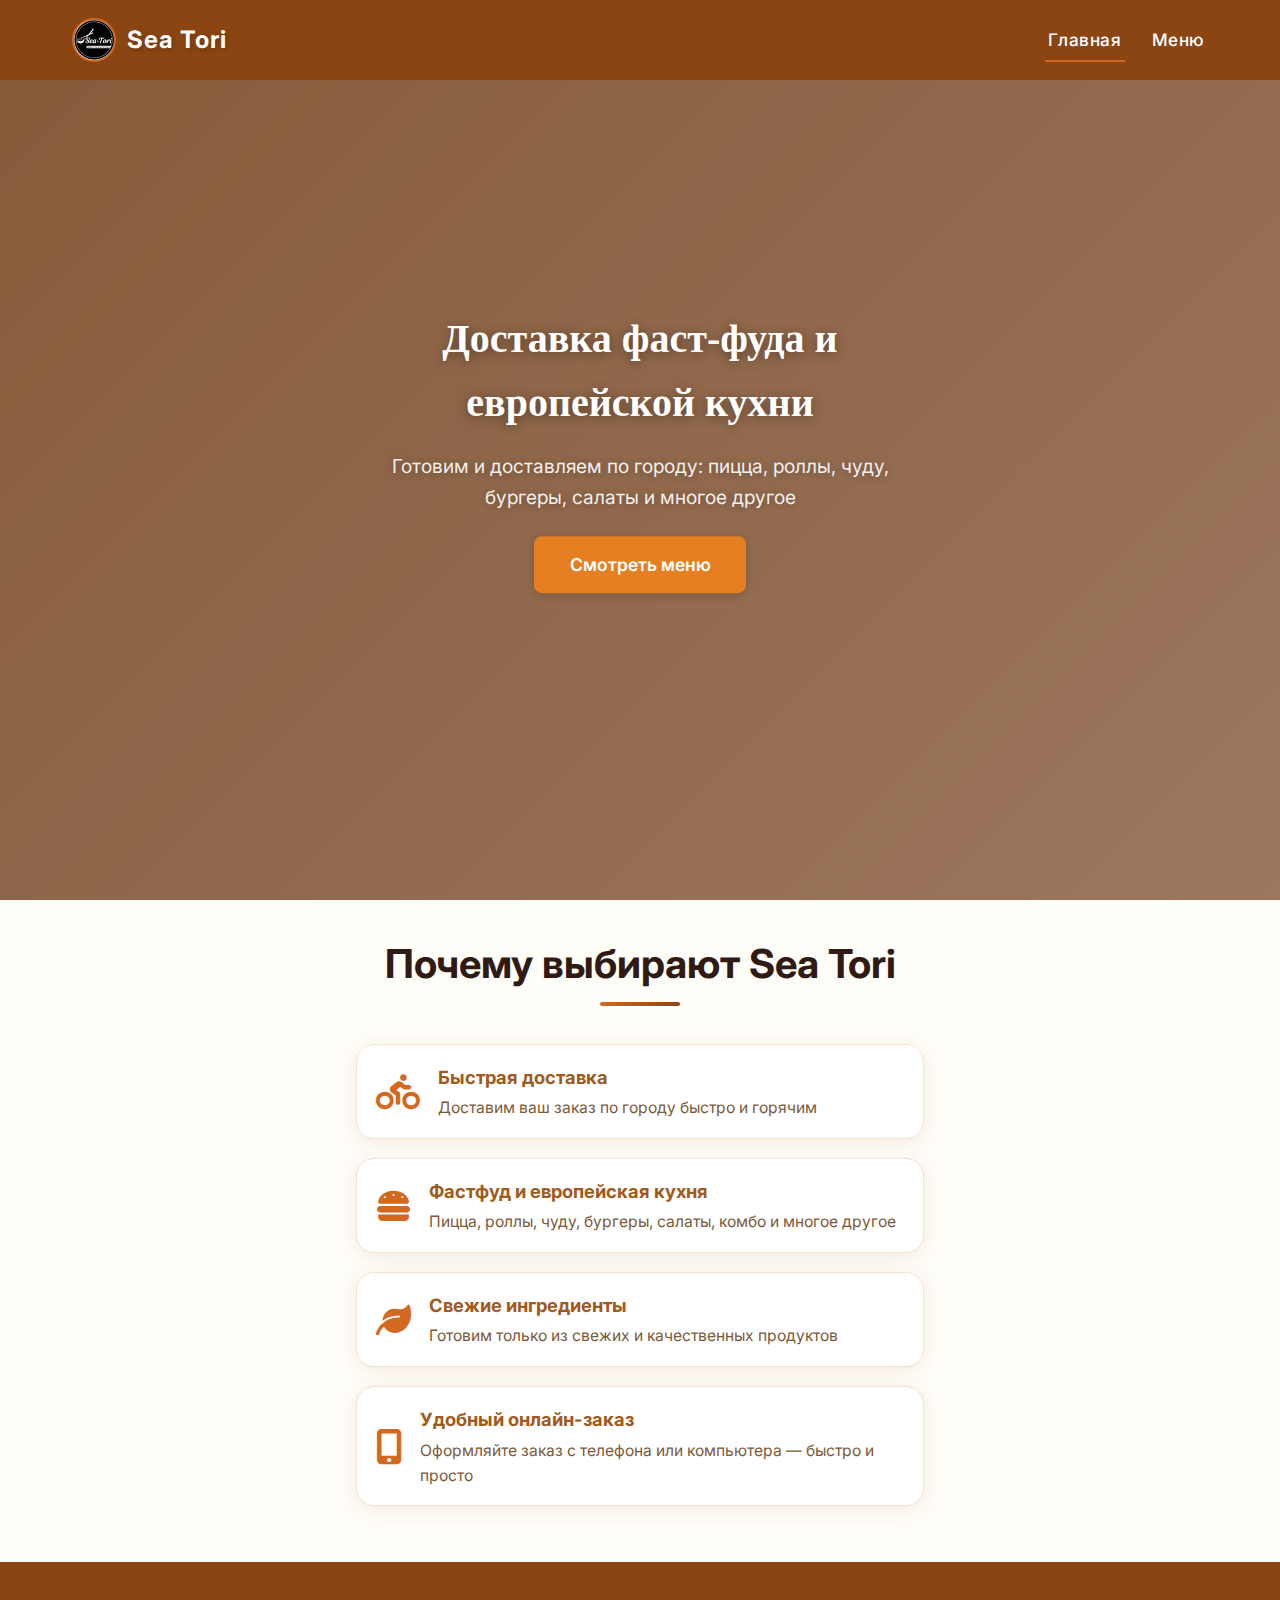
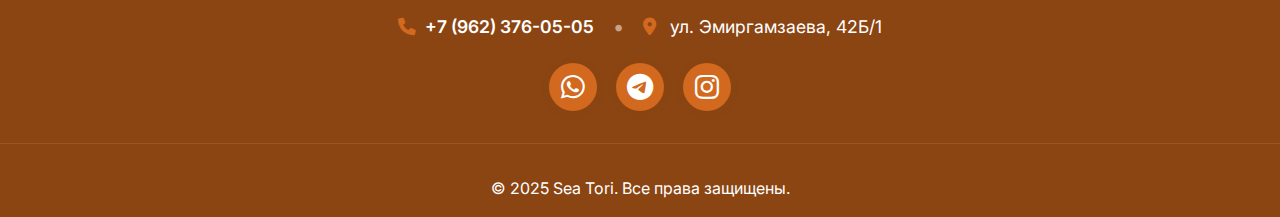
<file: index.html>
<!DOCTYPE html>
<html lang="ru">
<head>
    <meta charset="UTF-8">
    <meta name="viewport" content="width=device-width, initial-scale=1.0">
    <title>Sea Tori — Доставка фастфуда и европейской кухни</title>
    <link rel="icon" type="image/png" href="logo.png">
    <link rel="stylesheet" href="css/style.css">
    <link href="https://fonts.googleapis.com/css2?family=Inter:wght@300;400;500;600;700&display=swap" rel="stylesheet">
    <link rel="stylesheet" href="https://cdnjs.cloudflare.com/ajax/libs/font-awesome/6.0.0/css/all.min.css">
</head>
<body>
    <header>
        <div class="header-content">
            <a href="index.html" class="logo">
                <img src="logo.png" alt="Sea Tori Logo">
                <h1>Sea Tori</h1>
            </a>
            <button class="burger" id="burgerBtn" aria-label="Открыть меню">
                <span></span><span></span><span></span>
            </button>
            <nav id="mainNav">
                <a href="index.html" class="active">Главная</a>
                <a href="menu.html">Меню</a>
            </nav>
        </div>
    </header>

    <section class="slideshow">
        <div class="slide active" style="background-image: url('https://images.unsplash.com/photo-1553621042-f6e147245754?auto=format&fit=crop&w=1200&q=80');">
            <div class="slider-overlay"></div>
            <div class="slide-content slider-content">
                <h2 class="slide-title">Доставка фаст-фуда и европейской кухни</h2>
                <p class="slide-description">Готовим и доставляем по городу: пицца, роллы, чуду, бургеры, салаты и многое другое</p>
                <a href="menu.html" class="slide-btn slider-btn">Смотреть меню</a>
            </div>
        </div>
    </section>

    <section class="features">
        <h2 class="section-title">Почему выбирают Sea Tori</h2>
        <div class="features-grid">
            <div class="feature-card">
                <i class="fas fa-biking feature-icon"></i>
                <div>
                    <h3 class="feature-title">Быстрая доставка</h3>
                    <p class="feature-description">Доставим ваш заказ по городу быстро и горячим</p>
                </div>
            </div>
            <div class="feature-card">
                <i class="fas fa-hamburger feature-icon"></i>
                <div>
                    <h3 class="feature-title">Фастфуд и европейская кухня</h3>
                    <p class="feature-description">Пицца, роллы, чуду, бургеры, салаты, комбо и многое другое</p>
                </div>
            </div>
            <div class="feature-card">
                <i class="fas fa-leaf feature-icon"></i>
                <div>
                    <h3 class="feature-title">Свежие ингредиенты</h3>
                    <p class="feature-description">Готовим только из свежих и качественных продуктов</p>
                </div>
            </div>
            <div class="feature-card">
                <i class="fas fa-mobile-alt feature-icon"></i>
                <div>
                    <h3 class="feature-title">Удобный онлайн-заказ</h3>
                    <p class="feature-description">Оформляйте заказ с телефона или компьютера — быстро и просто</p>
                </div>
            </div>
        </div>
        <div class="features-note" style="text-align:center; margin-top:2rem; color:#a05a1c; font-size:1.1rem;">
            <b></b>
        </div>
    </section>

    <footer id="footer">
        <div class="footer-content">
            <div class="footer-section">
                <div class="footer-contacts">
                    <a href="tel:+79623760505" class="footer-phone"><i class="fas fa-phone"></i> +7 (962) 376-05-05</a>
                    <span class="footer-dot">•</span>
                    <span class="footer-address"><i class="fas fa-map-marker-alt"></i> ул. Эмиргамзаева, 42Б/1</span>
                </div>
                <div class="footer-socials">
                    <a href="https://wa.me/79623760505" target="_blank" title="WhatsApp" class="footer-social"><i class="fab fa-whatsapp"></i></a>
                    <a href="https://t.me/seatoriderbent" target="_blank" title="Telegram" class="footer-social"><i class="fab fa-telegram"></i></a>
                    <a href="#" target="_blank" title="Instagram" class="footer-social"><i class="fab fa-instagram"></i></a>
                </div>
            </div>
        </div>
        <div class="footer-bottom">
            <p>&copy; 2025 Sea Tori. Все права защищены.</p>
        </div>
    </footer>

    <script src="css/js/slider.js"></script>
    <script src="js/menu.js"></script>
    <script src="js/burger.js"></script>
    <script>
    // Блокировка F12, Ctrl+Shift+I, Ctrl+U, Ctrl+S, Ctrl+Shift+C, Ctrl+Shift+J
    document.addEventListener('keydown', function(e) {
        if (e.key === "F12" || e.keyCode === 123) { e.preventDefault(); return false; }
        if (e.ctrlKey && e.shiftKey && (e.key === 'I' || e.key === 'J' || e.key === 'C')) { e.preventDefault(); return false; }
        if (e.ctrlKey && (e.key === 'u' || e.key === 's' || e.key === 'U' || e.key === 'S')) { e.preventDefault(); return false; }
    });
    document.addEventListener('contextmenu', function(e) { e.preventDefault(); return false; });
    </script>
</body>
</html>
</file>
<file: css/style.css>
:root {
    --primary: #8B4513;
    --secondary: #A0522D;
    --accent: #D2691E;
    --accent-hover: #CD853F;
    --text: #2F1B14;
    --text-light: #6B4423;
    --light-bg: #FDF5E6;
    --dark-bg: #8B4513;
    --card-bg: #FFFFFF;
    --border-color: #DEB887;
    --border-radius: 16px;
    --box-shadow: 0 8px 30px rgba(139, 69, 19, 0.1);
    --transition: all 0.3s ease;
    --success: #228B22;
    --error: #DC143C;
    --warning: #FFD700;
}

* {
    margin: 0;
    padding: 0;
    box-sizing: border-box;
}

body, header, .header-content, section:first-of-type {
    margin-top: 0 !important;
    padding-top: 0 !important;
}

header {
    margin-bottom: 0 !important;
    padding-bottom: 0 !important;
    box-shadow: none !important;
}

body {
    font-family: 'Inter', sans-serif;
    line-height: 1.6;
    color: var(--text);
    background: #fffdf8;
    overflow-x: hidden;
}

.container {
    max-width: 1200px;
    margin: 0 auto;
    padding: 0 1rem;
}

/* Header styles */
header {
    background: linear-gradient(135deg, var(--dark-bg), var(--primary));
    padding: 0;
    position: fixed;
    width: 100%;
    top: 0;
    z-index: 100;
    box-shadow: 0 4px 20px rgba(139, 69, 19, 0.15);
    backdrop-filter: blur(10px);
}

.header-content {
    display: flex;
    justify-content: space-between;
    align-items: center;
    max-width: 1200px;
    margin: 0 auto;
    padding: 0 2rem;
    height: 80px;
}

.logo {
    display: flex;
    align-items: center;
    gap: 0.7rem;
    text-decoration: none;
    color: #fff;
}

.logo img {
    width: 44px;
    height: 44px;
    border-radius: 50%;
    border: 2px solid var(--accent);
    transition: var(--transition);
    object-fit: cover;
}

.logo h1 {
    font-size: 1.5rem;
    font-weight: 700;
    text-shadow: 2px 2px 4px rgba(0,0,0,0.2);
    letter-spacing: 1px;
    line-height: 1.1;
}

nav {
    display: flex;
    align-items: center;
    gap: 1.5rem;
}

nav a {
    color: #fff;
    text-decoration: none;
    font-size: 1.08rem;
    font-weight: 500;
    transition: var(--transition);
    position: relative;
    padding: 0.3rem 0.2rem;
    letter-spacing: 0.5px;
}

nav a::after {
    content: '';
    position: absolute;
    bottom: -3px;
    left: 0;
    width: 100%;
    height: 2px;
    background: var(--accent);
    transform: scaleX(0);
    transition: transform 0.3s ease;
}

nav a:hover::after, nav a.active::after {
    transform: scaleX(1);
}

.header-actions {
    display: flex;
    align-items: center;
    gap: 1rem;
}

.auth-btn {
    background-color: var(--accent);
    color: #fff;
    padding: 0.6rem 1.3rem;
    border-radius: var(--border-radius);
    text-decoration: none;
    font-weight: 600;
    transition: var(--transition);
    border: none;
    cursor: pointer;
    font-size: 1rem;
    box-shadow: 0 2px 8px rgba(230, 126, 34, 0.08);
}

.auth-btn:hover {
    background-color: var(--accent-hover);
    transform: translateY(-2px) scale(1.04);
    box-shadow: 0 4px 12px rgba(241, 196, 15, 0.13);
}

.cart-icon {
    position: relative;
    color: #fff;
    font-size: 1.4rem;
    cursor: pointer;
    transition: var(--transition);
    background: none;
    border: none;
    display: flex;
    align-items: center;
    padding: 0.3rem 0.7rem;
    border-radius: 50px;
}

.cart-icon:hover {
    background: rgba(230, 126, 34, 0.12);
}

.cart-count {
    position: absolute;
    top: 2px;
    right: 6px;
    background: var(--accent);
    color: #fff;
    font-size: 0.8rem;
    padding: 0.1rem 0.5rem;
    border-radius: 50%;
    display: none;
}

.user-profile {
    display: flex;
    align-items: center;
    gap: 0.5rem;
}

.profile-btn {
    background: none;
    border: none;
    color: #fff;
    font-size: 1.2rem;
    cursor: pointer;
    display: flex;
    align-items: center;
    gap: 0.3rem;
    padding: 0.3rem 0.7rem;
    border-radius: 50px;
    transition: var(--transition);
}

.profile-btn:hover {
    background: rgba(230, 126, 34, 0.12);
}

.profile-dropdown {
    display: none;
    position: absolute;
    top: 60px;
    right: 0;
    background: var(--card-bg);
    color: var(--text);
    border-radius: var(--border-radius);
    box-shadow: 0 8px 30px rgba(0,0,0,0.13);
    min-width: 200px;
    z-index: 200;
    padding: 1rem;
}

.profile-dropdown.active {
    display: block;
}

@media (max-width: 900px) {
    .header-content {
        padding: 0 1rem;
    }
    nav {
        display: none;
    }
    .logo h1 {
        font-size: 1.3rem;
    }
}

@media (max-width: 700px) {
    .header-content {
        height: 70px;
    }
    .slideshow {
        height: 80vh;
        margin-top: 70px;
    }
    .slide-title {
        font-size: 2.5rem;
    }
    .slide-description {
        font-size: 1.1rem;
    }
    .features-grid {
        grid-template-columns: 1fr;
        gap: 1.5rem;
    }
    .menu-filters {
        flex-direction: column;
        align-items: center;
    }
    .filter-btn {
        width: 200px;
    }
    .menu-grid {
        grid-template-columns: 1fr;
        gap: 1.5rem;
    }
    .menu-item {
        max-width: 400px;
        margin: 0 auto;
    }
}

@media (max-width: 600px) {
    .header-content {
        padding: 0 1rem;
    }
    .logo {
        gap: 0.5rem;
    }
    .logo img {
        width: 36px;
        height: 36px;
    }
    .logo h1 {
        font-size: 1.1rem;
    }
    .slide-title {
        font-size: 2rem;
    }
    .slide-btn {
        padding: 0.8rem 1.5rem;
        font-size: 0.9rem;
    }
    .slideshow {
        height: 70vh;
    }
    .slide-content {
        padding: 0 1rem;
    }
    .slideshow-arrow {
        display: none;
    }
    .slideshow-controls {
        bottom: 20px;
    }
    .dot {
        width: 10px;
        height: 10px;
    }
    .menu-filters {
        gap: 0.5rem;
    }
    .filter-btn {
        width: 150px;
        font-size: 0.9rem;
        padding: 0.6rem 1rem;
    }
    .menu-grid {
        padding: 0 1rem;
    }
    .menu-item {
        margin: 0;
    }
    .menu-item-image {
        height: 200px;
    }
    .menu-item-title {
        font-size: 1.1rem;
    }
    .menu-item-price {
        font-size: 1rem;
    }
    .section-title {
        font-size: 2rem;
    }
    .feature-card {
        padding: 2rem 1.5rem;
    }
    .about-content {
        padding: 0 1rem;
    }
    .about-text h2 {
        font-size: 2rem;
    }
    .footer-content {
        padding: 0 1rem;
    }
    .social-links a {
        width: 44px;
        height: 44px;
    }
}

/* Slideshow styles */
.slideshow {
    position: relative;
    height: 100vh;
    overflow: hidden;
    margin-top: 80px;
}

.slide {
    position: absolute;
    top: 0;
    left: 0;
    width: 100%;
    height: 100%;
    background-size: cover;
    background-position: center;
    background-repeat: no-repeat;
    opacity: 0;
    transition: opacity 1s ease-in-out;
}

.slide::before {
    content: '';
    position: absolute;
    top: 0;
    left: 0;
    width: 100%;
    height: 100%;
    background: linear-gradient(135deg, rgba(139, 69, 19, 0.7), rgba(160, 82, 45, 0.5));
}

.slide.active {
    opacity: 1;
}

.slide-content {
    position: absolute;
    top: 50%;
    left: 50%;
    transform: translate(-50%, -50%);
    text-align: center;
    color: #fff;
    z-index: 2;
    max-width: 600px;
    padding: 0 2rem;
}

.slide.active .slide-content {
    animation: slideIn 1s ease-out;
}

.slide-title {
    font-size: 3.5rem;
    font-weight: 700;
    margin-bottom: 1rem;
    text-shadow: 2px 2px 4px rgba(0,0,0,0.3);
}

.slide-description {
    font-size: 1.3rem;
    margin-bottom: 2rem;
    opacity: 0.9;
    line-height: 1.6;
}

.slide-btn {
    display: inline-block;
    background: var(--accent);
    color: #fff;
    padding: 1rem 2rem;
    text-decoration: none;
    border-radius: var(--border-radius);
    font-weight: 600;
    transition: var(--transition);
    box-shadow: 0 4px 15px rgba(210, 105, 30, 0.3);
}

.slide-btn:hover {
    background: var(--accent-hover);
    transform: translateY(-2px);
    box-shadow: 0 6px 20px rgba(210, 105, 30, 0.4);
}

/* Slideshow arrows and controls */
.slideshow-arrow {
    position: absolute;
    top: 50%;
    transform: translateY(-50%);
    background: rgba(255,255,255,0.2);
    border: none;
    width: 50px;
    height: 50px;
    border-radius: 50%;
    cursor: pointer;
    z-index: 3;
    transition: all 0.3s ease;
    color: #fff;
    font-size: 1.2rem;
}

.slideshow-arrow:hover {
    background: var(--accent);
    transform: translateY(-50%) scale(1.1);
}

.slideshow-arrow.prev {
    left: 20px;
}

.slideshow-arrow.next {
    right: 20px;
}

.slideshow-controls {
    position: absolute;
    bottom: 20px;
    left: 50%;
    transform: translateX(-50%);
    display: flex;
    gap: 10px;
    z-index: 3;
}

.dot {
    width: 12px;
    height: 12px;
    background: rgba(255,255,255,0.5);
    border-radius: 50%;
    cursor: pointer;
    transition: all 0.3s ease;
}

.dot.active {
    background: var(--accent);
    transform: scale(1.2);
}

/* Features section */
.features {
    padding: 2rem 0 1.5rem 0;
    background: #fffdf8;
}

.section-title {
    text-align: center;
    font-size: 2.5rem;
    font-weight: 700;
    margin-bottom: 3rem;
    color: var(--text);
    position: relative;
}

.section-title::after {
    content: '';
    position: absolute;
    bottom: -10px;
    left: 50%;
    transform: translateX(-50%);
    width: 80px;
    height: 4px;
    background: linear-gradient(90deg, var(--accent), var(--primary));
    border-radius: 2px;
}

.features-grid {
    display: flex;
    flex-direction: column;
    gap: 1.2rem;
    max-width: 600px;
    margin: 0 auto;
    padding: 0 1rem;
}

.feature-card {
    display: flex;
    align-items: center;
    background: #fff;
    border-radius: 18px;
    box-shadow: 0 4px 18px rgba(139,69,19,0.10);
    padding: 1.1rem 1.2rem;
    gap: 1.1rem;
    border: 1.5px solid #f3e3d0;
    min-height: 90px;
}

.feature-icon {
    font-size: 2.2rem;
    color: #d2691e;
    flex-shrink: 0;
}

.feature-title {
    font-size: 1.15rem;
    font-weight: 700;
    color: #a05a1c;
    margin-bottom: 0.2rem;
    text-align: left;
}

.feature-description {
    color: #7a5a3a;
    font-size: 0.98rem;
    text-align: left;
}

.feature-card > div {
    display: flex;
    flex-direction: column;
    align-items: flex-start;
}

/* About section */
.about {
    padding: 2.5rem 0 1.5rem 0;
    background: #fffdf8;
}

.about-content {
    display: flex;
    flex-direction: column;
    align-items: center;
    gap: 1.5rem;
    max-width: 600px;
    margin: 0 auto;
    padding: 0 1rem;
}

.about-image img {
    width: 100%;
    max-width: 320px;
    border-radius: 18px;
    box-shadow: 0 4px 18px rgba(139,69,19,0.10);
    margin-bottom: 1rem;
}

.about-text {
    text-align: center;
    font-size: 1.08rem;
    color: #7a5a3a;
    line-height: 1.7;
    margin-bottom: 0.5rem;
}

.about-text h2 {
    font-size: 2rem;
    font-weight: 800;
    color: #a05a1c;
    margin-bottom: 1rem;
}

/* Menu styles */
.menu {
    padding: 5rem 0;
    background: var(--card-bg);
}

.menu-search-block {
    max-width: 600px;
    margin: 0 auto 3rem;
    padding: 0 2rem;
}

.menu-search-input {
    width: 100%;
    padding: 1rem 1.5rem;
    border: 2px solid var(--border-color);
    border-radius: var(--border-radius);
    font-size: 1.1rem;
    background: var(--light-bg);
    transition: var(--transition);
}

.menu-search-input:focus {
    outline: none;
    border-color: var(--accent);
    box-shadow: 0 0 0 3px rgba(210, 105, 30, 0.1);
}

.menu-filters {
    display: flex;
    justify-content: center;
    gap: 1rem;
    margin-bottom: 3rem;
    flex-wrap: wrap;
    padding: 0 2rem;
}

.filter-btn {
    padding: 0.8rem 1.5rem;
    border: 2px solid var(--border-color);
    background: var(--light-bg);
    color: var(--text);
    border-radius: var(--border-radius);
    cursor: pointer;
    transition: var(--transition);
    font-weight: 500;
    font-size: 1rem;
}

.filter-btn.active, .filter-btn:hover {
    background: var(--accent);
    color: #fff;
    border-color: var(--accent);
    transform: translateY(-2px);
}

.menu-grid {
    display: grid;
    grid-template-columns: 1fr 1fr 1fr;
    gap: 1.2rem;
    padding: 0 0.5rem 2rem 0.5rem;
    margin-top: 1rem;
}

.menu-category {
    font-size: 0.85rem;
    color: #d2691e;
    font-weight: 600;
    letter-spacing: 0.04em;
    margin-bottom: 0.2rem;
    text-transform: uppercase;
}

.category-divider {
    grid-column: 1 / -1;
    display: flex;
    align-items: center;
    margin: 1.5rem 0 0.5rem 0;
    width: 100%;
}

.category-divider span {
    font-size: 1.1rem;
    color: #a05a1c;
    font-weight: 700;
    background: #fffdf8;
    padding: 0 1.2rem;
    border-radius: 12px;
    z-index: 1;
}

.category-divider:before, .category-divider:after {
    content: '';
    flex: 1;
    height: 2px;
    background: #f3e3d0;
    margin: 0 0.5rem;
    border-radius: 2px;
}

.menu-item {
    background: #fff;
    border-radius: 18px;
    box-shadow: 0 4px 18px rgba(139,69,19,0.10);
    border: 1.5px solid #f3e3d0;
    overflow: hidden;
    transition: var(--transition);
}

.menu-item:hover {
    transform: translateY(-5px);
    box-shadow: var(--box-shadow);
}

.menu-item-image {
    width: 100%;
    max-width: 220px;
    height: 160px;
    object-fit: cover;
    display: block;
    margin: 0 auto 10px auto;
    border-radius: 12px;
    background: #f5f5f5;
    box-shadow: 0 2px 8px rgba(0,0,0,0.07);
}

.menu-item-content {
    width: 100%;
    text-align: center;
    padding: 1.2rem 1.2rem 1rem 1.2rem;
}

.menu-item-header {
    display: flex;
    justify-content: space-between;
    align-items: center;
    margin-bottom: 1rem;
}

.menu-item-title {
    font-size: 1.15rem;
    font-weight: 700;
    color: var(--text);
}

.menu-item-price {
    font-size: 1.1rem;
    font-weight: 700;
    color: var(--accent);
}

.menu-item-description {
    color: var(--text-light);
    line-height: 1.6;
}

/* Footer styles */
footer {
    background: var(--dark-bg);
    color: #fff;
    padding: 3rem 0 1rem;
}

.footer-content {
    max-width: 1200px;
    margin: 0 auto;
    padding: 0 2rem;
}

.footer-section h3 {
    font-size: 1.5rem;
    font-weight: 600;
    margin-bottom: 1.5rem;
    color: var(--accent);
}

.footer-section p {
    margin-bottom: 0.8rem;
    display: flex;
    align-items: center;
    gap: 0.5rem;
}

.footer-section i {
    color: var(--accent);
    width: 20px;
}

.social-links {
    display: flex;
    gap: 1rem;
    margin-top: 1.5rem;
}

.social-links a {
    display: flex;
    align-items: center;
    justify-content: center;
    width: 44px;
    height: 44px;
    background: #d2691e;
    border-radius: 50%;
    transition: background 0.2s;
    text-decoration: none;
}

.social-links a:hover {
    background: #a05a1c;
}

.social-links i {
    color: #fff;
    font-size: 2rem;
    line-height: 1;
    display: flex;
    align-items: center;
    justify-content: center;
}

.footer-bottom {
    text-align: center;
    margin-top: 2rem;
    padding-top: 2rem;
    border-top: 1px solid rgba(255,255,255,0.1);
}

/* Burger menu */
.burger {
    display: none;
    flex-direction: column;
    background: none;
    border: none;
    cursor: pointer;
    padding: 0.5rem;
    gap: 4px;
}

.burger span {
    width: 25px;
    height: 3px;
    background: #fff;
    transition: var(--transition);
    border-radius: 2px;
}

.burger.active span:nth-child(1) {
    transform: rotate(45deg) translate(5px, 5px);
}

.burger.active span:nth-child(2) {
    opacity: 0;
}

.burger.active span:nth-child(3) {
    transform: rotate(-45deg) translate(7px, -6px);
}

#mainNav {
    display: flex;
    align-items: center;
    gap: 1.5rem;
}

#mainNav a {
    color: #fff;
    text-decoration: none;
    font-size: 1.08rem;
    font-weight: 500;
    transition: var(--transition);
    position: relative;
    padding: 0.3rem 0.2rem;
    letter-spacing: 0.5px;
}

#mainNav a:hover {
    color: var(--accent);
}

/* Preloader */
#preloader {
    position: fixed;
    top: 0;
    left: 0;
    width: 100%;
    height: 100%;
    background: var(--light-bg);
    display: flex;
    justify-content: center;
    align-items: center;
    z-index: 9999;
    transition: opacity 0.5s ease;
}

#preloader.hide {
    opacity: 0;
    pointer-events: none;
}

.preloader-content {
    text-align: center;
    color: var(--text);
}

.preloader-logo img {
    width: 80px;
    height: 80px;
    border-radius: 50%;
    margin-bottom: 2rem;
    animation: preloaderLogo 2s ease-in-out infinite;
}

@keyframes preloaderLogo {
    0%, 100% { transform: scale(1); }
    50% { transform: scale(1.1); }
}

.preloader-text {
    font-size: 1.2rem;
    margin-bottom: 2rem;
    line-height: 1.6;
}

.preloader-spinner {
    width: 40px;
    height: 40px;
    border: 4px solid var(--border-color);
    border-top: 4px solid var(--accent);
    border-radius: 50%;
    animation: spin 1s linear infinite;
    margin: 0 auto;
}

@keyframes spin {
    0% { transform: rotate(0deg); }
    100% { transform: rotate(360deg); }
}

/* Animations */
@keyframes slideIn {
    from {
        opacity: 0;
        transform: translate(-50%, -30%);
    }
    to {
        opacity: 1;
        transform: translate(-50%, -50%);
    }
}

@keyframes fadeIn {
    from {
        opacity: 0;
        transform: translateY(20px);
    }
    to {
        opacity: 1;
        transform: translateY(0);
    }
}

.feature-card,
.menu-item {
    animation: fadeIn 0.6s ease-out;
}

/* --- Мобильная шапка и кнопка домой --- */
.mobile-header {
    position: fixed;
    top: 0;
    left: 0;
    width: 100%;
    background: linear-gradient(90deg, #a05a1c 60%, #d2691e 100%);
    z-index: 100;
    box-shadow: 0 2px 12px rgba(139,69,19,0.08);
}
.mobile-header .header-content {
    display: flex;
    align-items: center;
    justify-content: space-between;
    height: 64px;
    padding: 0 1rem;
}
.home-btn {
    display: flex;
    align-items: center;
    justify-content: center;
    background: #fff;
    color: #a05a1c;
    border-radius: 50%;
    width: 40px;
    height: 40px;
    font-size: 1.3rem;
    margin-left: auto;
    margin-right: 1rem;
    box-shadow: 0 2px 8px rgba(139,69,19,0.08);
    transition: background 0.2s, color 0.2s;
}
.home-btn:hover {
    background: #d2691e;
    color: #fff;
}

/* --- Горизонтальный скролл фильтров --- */
.category-filters.mobile-scroll {
    overflow-x: auto;
    display: flex;
    flex-wrap: nowrap;
    gap: 0.7rem;
    padding: 0.7rem 0.5rem 1.2rem 0.5rem;
    background: #fff8f0;
    border-bottom: 1px solid #f3e3d0;
    margin-bottom: 1.2rem;
    position: sticky;
    top: 64px;
    z-index: 10;
}
.category-btn {
    flex: 0 0 auto;
    padding: 0.7rem 1.5rem;
    border-radius: 22px;
    border: 2px solid #d2691e;
    background: #fff;
    color: #a05a1c;
    font-weight: 600;
    font-size: 1rem;
    transition: background 0.2s, color 0.2s, border 0.2s;
    box-shadow: 0 2px 8px rgba(210,105,30,0.04);
}
.category-btn.active, .category-btn:hover {
    background: #d2691e;
    color: #fff;
    border-color: #a05a1c;
}

/* --- Современные карточки меню --- */
.menu-grid {
    display: grid;
    grid-template-columns: 1fr;
    gap: 1.2rem;
    padding: 0 0.5rem 2rem 0.5rem;
    margin-top: 1rem;
}
.menu-item {
    background: #fff8f0;
    border-radius: 18px;
    box-shadow: 0 8px 32px rgba(139,69,19,0.13);
    overflow: hidden;
    border: 1.5px solid #f3e3d0;
    transition: box-shadow 0.2s, transform 0.2s;
    display: flex;
    flex-direction: column;
    align-items: center;
}
.menu-item:hover {
    box-shadow: 0 12px 40px rgba(139,69,19,0.18);
    transform: translateY(-3px) scale(1.01);
}
.menu-item-image {
    width: 100%;
    height: 180px;
    object-fit: cover;
    border-radius: 18px 18px 0 0;
    background: #f3e3d0;
}
.menu-item-content {
    padding: 1.2rem 1.2rem 1rem 1.2rem;
    width: 100%;
    text-align: center;
}
.menu-item-header {
    display: flex;
    justify-content: space-between;
    align-items: center;
    margin-bottom: 0.7rem;
}
.menu-item-title {
    font-size: 1.15rem;
    font-weight: 700;
    color: #a05a1c;
}
.menu-item-price {
    font-size: 1.1rem;
    font-weight: 700;
    color: #d2691e;
}
.menu-item-description {
    color: #7a5a3a;
    font-size: 0.98rem;
    margin-bottom: 0.2rem;
}

@media (max-width: 399px) {
    .menu-grid {
        grid-template-columns: 1fr;
    }
}
@media (min-width: 400px) and (max-width: 899px) {
    .menu-grid {
        grid-template-columns: 1fr 1fr;
    }
}
@media (min-width: 900px) {
    .menu-grid {
        grid-template-columns: 1fr 1fr 1fr;
    }
}
@media (max-width: 600px) {
    .mobile-header .header-content {
        height: 54px;
    }
    .category-filters.mobile-scroll {
        top: 54px;
    }
    .menu-item-image {
        height: 120px;
    }
    .menu-item-content {
        padding: 0.9rem 0.7rem 0.7rem 0.7rem;
    }
    .menu-item-title {
        font-size: 1rem;
    }
    .menu-item-price {
        font-size: 1rem;
    }
} 

.slider-overlay {
    position: absolute;
    top: 0; left: 0; right: 0; bottom: 0;
    background: rgba(60, 30, 0, 0.35);
    z-index: 1;
}

.slider-content {
    position: absolute;
    top: 50%; left: 50%;
    transform: translate(-50%, -50%);
    z-index: 2;
    text-align: center;
    color: #fff;
    width: 90%;
    max-width: 600px;
}

.slider-content h1, .slider-content h2 {
    font-family: 'Playfair Display', serif;
    font-size: 2.5rem;
    font-weight: 700;
    text-shadow: 0 2px 12px rgba(0,0,0,0.4);
    margin-bottom: 1rem;
}

.slider-content p {
    font-size: 1.2rem;
    margin-bottom: 1.5rem;
    text-shadow: 0 1px 8px rgba(0,0,0,0.3);
}

.slider-content .slider-btn {
    background: #e67e22;
    color: #fff;
    border: none;
    padding: 0.8em 2em;
    border-radius: 8px;
    font-size: 1.1rem;
    font-weight: 600;
    cursor: pointer;
    box-shadow: 0 2px 8px rgba(0,0,0,0.15);
    transition: background 0.2s;
}
.slider-content .slider-btn:hover {
    background: #cf711f;
}

.slide, .slideshow {
    position: relative;
} 

/* --- Новый адаптивный футер --- */
.footer-contacts {
    display: flex;
    align-items: center;
    gap: 1.2rem;
    flex-wrap: wrap;
    justify-content: center;
    font-size: 1.1rem;
    margin-bottom: 1.2rem;
}
.footer-phone {
    color: #fff;
    text-decoration: none;
    font-weight: 600;
    transition: color 0.2s;
    display: flex;
    align-items: center;
    gap: 0.4rem;
}
.footer-phone:hover { color: var(--accent); }
.footer-dot {
    color: #fff;
    font-size: 1.3rem;
    opacity: 0.5;
}
.footer-address {
    color: #fff;
    display: flex;
    align-items: center;
    gap: 0.4rem;
}
/* --- Исправленное выравнивание иконок соцсетей в футере --- */
.footer-social {
    display: flex;
    align-items: center;
    justify-content: center;
    width: 48px;
    height: 48px;
    background: #d2691e;
    border-radius: 50%;
    transition: background 0.2s, box-shadow 0.2s, transform 0.2s;
    text-decoration: none;
    color: #fff;
    box-shadow: 0 2px 8px rgba(139,69,19,0.10);
    border: none;
    outline: none;
    padding: 0;
}
.footer-social i {
    width: 28px;
    height: 28px;
    display: flex;
    align-items: center;
    justify-content: center;
    font-size: 1.7rem;
    line-height: 1;
    vertical-align: middle;
    color: #fff;
    pointer-events: none;
}
.footer-social:hover, .footer-social:focus {
    background: #a05a1c;
    color: #fff;
    transform: translateY(-2px) scale(1.08);
    box-shadow: 0 4px 16px rgba(139,69,19,0.18);
}
@media (max-width: 700px) {
    .footer-contacts {
        flex-direction: column;
        gap: 0.7rem;
        font-size: 1rem;
        margin-bottom: 1.2rem;
    }
    .footer-socials {
        gap: 0.7rem;
    }
    .footer-social {
        width: 44px;
        height: 44px;
    }
    .footer-social i {
        width: 24px;
        height: 24px;
        font-size: 1.3rem;
    }
    .footer-bottom {
        font-size: 0.95rem;
        padding-top: 1.2rem;
    }
} 

/* --- Центрирование соцсетей в футере --- */
.footer-socials {
    display: flex;
    gap: 1.2rem;
    justify-content: center;
    margin-left: auto;
    margin-right: auto;
    width: max-content;
}
</file>
